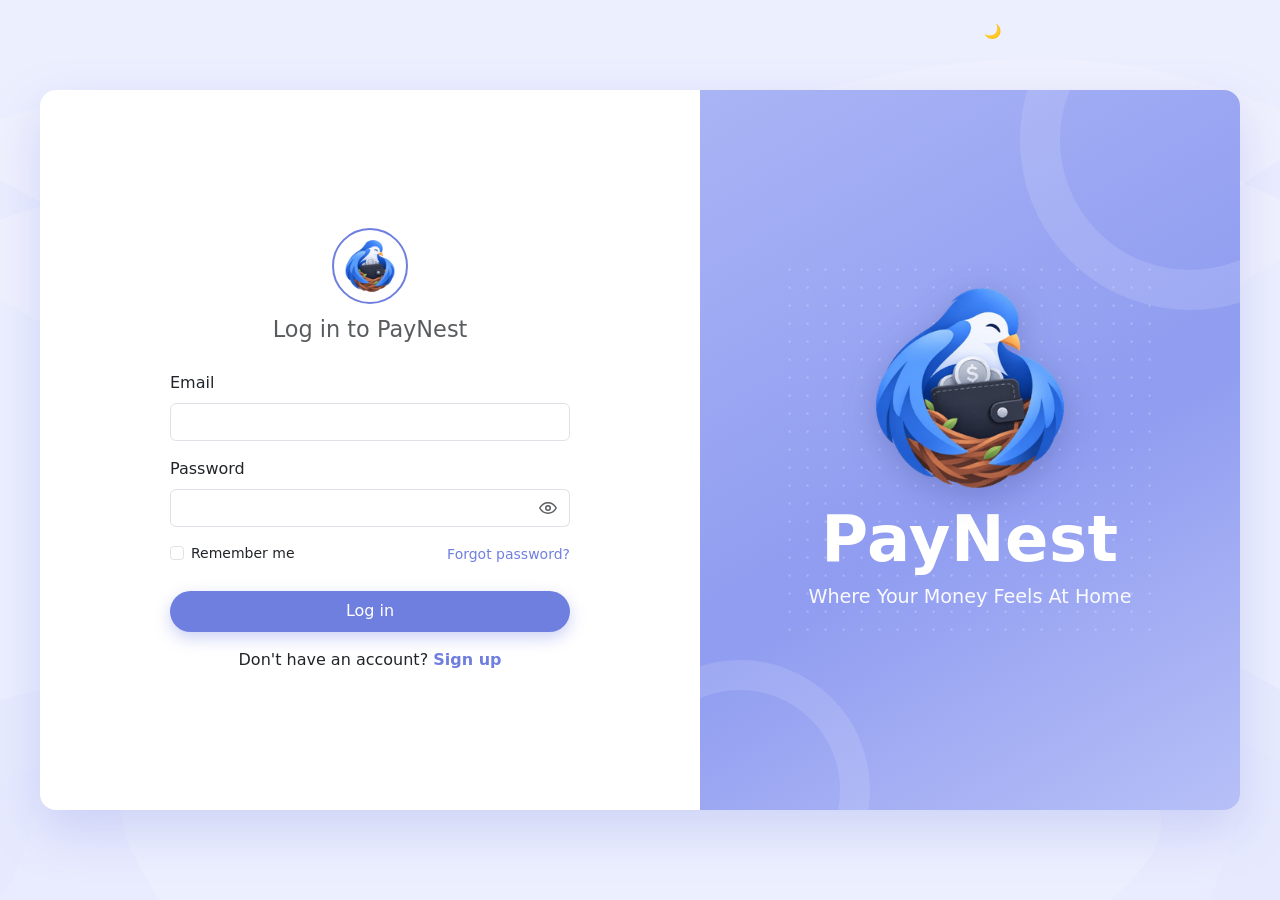
<file: src/main/resources/static/index.html>
<!doctype html>
<html lang="en" data-bs-theme="light">
<head>
    <meta charset="utf-8">
    <meta name="viewport" content="width=device-width, initial-scale=1">
    <title>PayNest</title>
    <link rel="icon" href="favicon.ico" sizes="any">
    <link rel="icon" type="image/png" href="img/logo.png">
    <link rel="apple-touch-icon" href="img/apple-touch-icon.png">
    <!-- Apply the saved theme before anything paints (no flash). -->
    <script>
        (function () {
            var t = null;
            try { t = localStorage.getItem('paynest.theme'); } catch (e) {}
            if (t !== 'light' && t !== 'dark') {
                t = window.matchMedia('(prefers-color-scheme: dark)').matches ? 'dark' : 'light';
            }
            document.documentElement.setAttribute('data-bs-theme', t);
        })();
    </script>
    <link rel="stylesheet"
          href="https://cdn.jsdelivr.net/npm/bootstrap@5.3.3/dist/css/bootstrap.min.css"
          integrity="sha384-QWTKZyjpPEjISv5WaRU9OFeRpok6YctnYmDr5pNlyT2bRjXh0JMhjY6hW+ALEwIH"
          crossorigin="anonymous">
    <link rel="stylesheet" href="css/app.css">
</head>
<body class="auth-body">
    <!-- mirrors the app navbar container so the toggle lands where it sits beside the account menu -->
    <div class="auth-theme-bar">
        <div class="container d-flex justify-content-end">
            <button type="button" class="btn btn-outline-secondary btn-sm auth-theme" data-theme-toggle
                    aria-label="Toggle light/dark theme" title="Toggle light/dark theme">
                <span class="theme-icon-light">☀️</span>
                <span class="theme-icon-dark">🌙</span>
            </button>
        </div>
    </div>

    <main class="auth-page">
        <svg class="auth-waves" aria-hidden="true" viewBox="0 0 1440 900" preserveAspectRatio="none">
            <path d="M0 120 C240 40 420 220 720 140 S1200 20 1440 110 V0 H0Z"/>
            <path d="M0 220 C300 120 520 320 820 220 S1260 120 1440 200 V0 H0Z"/>
            <path d="M0 300 C180 380 260 520 140 640 S60 820 0 900Z"/>
            <path d="M0 180 C260 300 380 480 240 620 S120 820 180 900 H0Z"/>
            <path d="M1440 260 C1240 360 1180 520 1300 640 S1400 820 1360 900 H1440Z"/>
            <path d="M1440 160 C1180 300 1100 500 1220 660 S1320 840 1250 900 H1440Z"/>
            <path d="M0 780 C260 700 520 860 800 780 S1240 680 1440 760 V900 H0Z"/>
            <path d="M0 700 C320 620 560 820 860 720 S1280 600 1440 690 V900 H0Z"/>
        </svg>
        <div class="auth-card">
        <div class="auth-left">
            <div class="auth-form-wrap">
                <div class="auth-logo"><img src="img/logo.png" alt="PayNest logo" width="64" height="64"></div>
                <div>
                    <div>
                        <div id="auth-alert" class="alert d-none" role="alert"></div>

                        <!-- Login panel -->
                        <section id="login-panel">
                            <h1 class="auth-title">Log in to PayNest</h1>
                            <form id="login-form" novalidate>
                                <div class="mb-3">
                                    <label for="login-email" class="form-label">Email</label>
                                    <input type="email" class="form-control" id="login-email" name="email"
                                           autocomplete="email" required>
                                    <div class="invalid-feedback"></div>
                                </div>
                                <div class="mb-3">
                                    <label for="login-password" class="form-label">Password</label>
                                    <div class="input-group has-validation">
                                        <input type="password" class="form-control" id="login-password" name="password"
                                               autocomplete="current-password" required>
                                        <button type="button" class="btn pw-toggle" data-pw-toggle aria-label="Show password" aria-pressed="false">
                                            <svg class="pw-eye" viewBox="0 0 24 24" width="18" height="18" aria-hidden="true"><path d="M1 12s4-7 11-7 11 7 11 7-4 7-11 7S1 12 1 12z"/><circle cx="12" cy="12" r="3"/></svg>
                                            <svg class="pw-eye-off" viewBox="0 0 24 24" width="18" height="18" aria-hidden="true"><path d="M17.94 17.94A10.07 10.07 0 0 1 12 19c-7 0-11-7-11-7a18.45 18.45 0 0 1 5.06-5.94M9.9 4.24A9.12 9.12 0 0 1 12 4c7 0 11 7 11 7a18.5 18.5 0 0 1-2.16 3.19M14.12 14.12a3 3 0 1 1-4.24-4.24M1 1l22 22"/></svg>
                                        </button>
                                        <div class="invalid-feedback"></div>
                                    </div>
                                </div>
                                <!-- Remember me / Forgot password: UI only until the backend supports them. -->
                                <div class="d-flex justify-content-between align-items-center mb-4 small">
                                    <div class="form-check mb-0">
                                        <input class="form-check-input" type="checkbox" id="login-remember" name="remember">
                                        <label class="form-check-label" for="login-remember">Remember me</label>
                                    </div>
                                    <a href="#" data-soon="Password reset">Forgot password?</a>
                                </div>
                                <button type="submit" class="btn btn-auth w-100">Log in</button>
                            </form>
                            <p class="text-center mt-3 mb-0">
                                Don't have an account? <a href="#signup" data-show="signup"><strong>Sign up</strong></a>
                            </p>
                        </section>

                        <!-- Signup panel -->
                        <section id="signup-panel" class="d-none">
                            <h1 class="auth-title">Sign up for PayNest</h1>
                            <form id="signup-form" novalidate>
                                <div class="row g-3 mb-3">
                                    <div class="col-sm-6">
                                        <label for="signup-firstName" class="form-label">First name</label>
                                        <input type="text" class="form-control" id="signup-firstName" name="firstName"
                                               autocomplete="given-name" maxlength="100" required>
                                        <div class="invalid-feedback"></div>
                                    </div>
                                    <div class="col-sm-6">
                                        <label for="signup-lastName" class="form-label">Last name</label>
                                        <input type="text" class="form-control" id="signup-lastName" name="lastName"
                                               autocomplete="family-name" maxlength="100" required>
                                        <div class="invalid-feedback"></div>
                                    </div>
                                </div>
                                <div class="mb-3">
                                    <label for="signup-email" class="form-label">Email</label>
                                    <input type="email" class="form-control" id="signup-email" name="email"
                                           autocomplete="email" required>
                                    <div class="invalid-feedback"></div>
                                </div>
                                <div class="mb-3">
                                    <label for="signup-password" class="form-label">Password</label>
                                    <div class="input-group has-validation">
                                        <input type="password" class="form-control" id="signup-password" name="password"
                                               autocomplete="new-password" minlength="8" maxlength="72" required
                                               aria-describedby="signup-password-help">
                                        <button type="button" class="btn pw-toggle" data-pw-toggle aria-label="Show password" aria-pressed="false">
                                            <svg class="pw-eye" viewBox="0 0 24 24" width="18" height="18" aria-hidden="true"><path d="M1 12s4-7 11-7 11 7 11 7-4 7-11 7S1 12 1 12z"/><circle cx="12" cy="12" r="3"/></svg>
                                            <svg class="pw-eye-off" viewBox="0 0 24 24" width="18" height="18" aria-hidden="true"><path d="M17.94 17.94A10.07 10.07 0 0 1 12 19c-7 0-11-7-11-7a18.45 18.45 0 0 1 5.06-5.94M9.9 4.24A9.12 9.12 0 0 1 12 4c7 0 11 7 11 7a18.5 18.5 0 0 1-2.16 3.19M14.12 14.12a3 3 0 1 1-4.24-4.24M1 1l22 22"/></svg>
                                        </button>
                                        <div class="invalid-feedback"></div>
                                    </div>
                                    <div id="signup-password-help" class="form-text">8 to 72 characters.</div>
                                </div>
                                <div class="mb-4">
                                    <label for="signup-image" class="form-label">Profile picture (optional)</label>
                                    <!-- Disabled: CreateUserRequest has no image field yet (plan §9 Q1). -->
                                    <input type="file" class="form-control" id="signup-image" accept="image/*" disabled
                                           aria-describedby="signup-image-help">
                                    <div id="signup-image-help" class="form-text">Coming soon.</div>
                                </div>
                                <button type="submit" class="btn btn-auth w-100">Create account</button>
                            </form>
                            <p class="text-center mt-3 mb-0">
                                Already have an account? <a href="#login" data-show="login"><strong>Log in</strong></a>
                            </p>
                        </section>
                    </div>
                </div>
            </div>
        </div>
        <div class="auth-right" aria-hidden="true">
            <div class="auth-hero">
                <div class="auth-hero-logo"><img src="img/logo.png" alt="" width="200" height="200"></div>
                <div class="auth-hero-title">PayNest</div>
                <div class="auth-hero-tag">Where Your Money Feels At Home</div>
            </div>
        </div>
        </div>
    </main>

    <script src="https://cdn.jsdelivr.net/npm/bootstrap@5.3.3/dist/js/bootstrap.bundle.min.js"
            integrity="sha384-YvpcrYf0tY3lHB60NNkmXc5s9fDVZLESaAA55NDzOxhy9GkcIdslK1eN7N6jIeHz"
            crossorigin="anonymous"></script>
    <script src="js/api.js"></script>
    <script src="js/ui.js"></script>
    <script src="js/auth.js"></script>
</body>
</html>
</file>
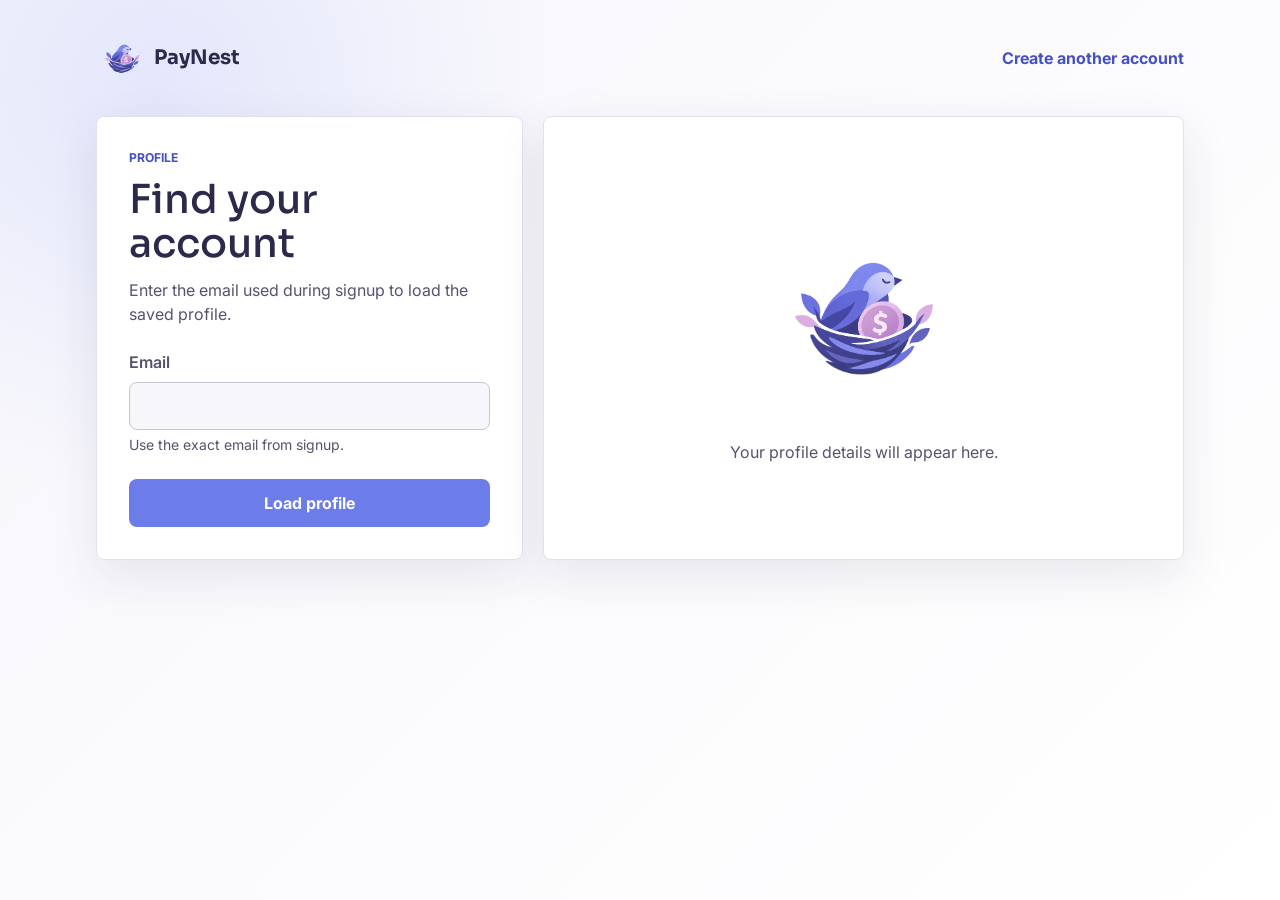
<file: src/main/resources/static/profile.html>
<!doctype html>
<html lang="en" data-theme="light">
<head>
    <meta charset="utf-8">
    <meta name="viewport" content="width=device-width, initial-scale=1">
    <title>PayNest | Profile</title>
    <link rel="preconnect" href="https://fonts.googleapis.com">
    <link rel="preconnect" href="https://fonts.gstatic.com" crossorigin>
    <link href="https://fonts.googleapis.com/css2?family=Inter:wght@400;500;600;700&family=Sora:wght@600;700&display=swap"
          rel="stylesheet">
    <link href="https://cdn.jsdelivr.net/npm/bootstrap@5.3.8/dist/css/bootstrap.min.css" rel="stylesheet">
    <link rel="stylesheet" href="css/theme.css">
    <style>
        html,
        body {
            min-height: 100%;
        }

        body {
            margin: 0;
            background:
                    radial-gradient(circle at 12% 10%, var(--pw-blue-100), transparent 25rem),
                    linear-gradient(135deg, var(--cloud), var(--paper));
            color: var(--ink);
            font-family: var(--font-body);
        }

        .profile-page {
            min-height: 100vh;
            padding: 2rem clamp(1rem, 4vw, 4rem);
        }

        .topbar {
            display: flex;
            align-items: center;
            justify-content: space-between;
            gap: 1rem;
            max-width: 68rem;
            margin: 0 auto 2rem;
        }

        .brand-row {
            display: flex;
            align-items: center;
            gap: 0.35rem;
        }

        .brand-mark {
            width: 3.25rem;
            height: 3.25rem;
            object-fit: cover;
            display: block;
        }

        .brand-name {
            margin: 0;
            color: var(--ink);
            font-family: var(--font-display);
            font-size: 1.25rem;
            font-weight: 700;
            letter-spacing: 0;
        }

        .signup-link {
            color: var(--pw-blue-700);
            font-weight: 700;
            text-decoration: none;
        }

        .signup-link:hover {
            color: var(--pw-blue-500);
            text-decoration: underline;
        }

        .profile-shell {
            width: min(100%, 68rem);
            margin: 0 auto;
            display: grid;
            grid-template-columns: minmax(17rem, 0.8fr) minmax(24rem, 1.2fr);
            gap: 1.25rem;
            align-items: stretch;
        }

        .panel {
            background: var(--paper);
            border: 1px solid var(--line);
            border-radius: 0.5rem;
            box-shadow: 0 1rem 3rem rgba(53, 53, 74, 0.1);
        }

        .lookup-panel,
        .details-panel {
            padding: clamp(1.25rem, 3vw, 2rem);
        }

        .eyebrow {
            margin-bottom: 0.65rem;
            color: var(--pw-blue-700);
            font-size: 0.76rem;
            font-weight: 700;
            letter-spacing: 0;
            text-transform: uppercase;
        }

        h1 {
            margin-bottom: 0.65rem;
            color: var(--ink);
            font-family: var(--font-display);
            font-size: clamp(1.85rem, 4vw, 2.5rem);
            line-height: 1.12;
            letter-spacing: 0;
        }

        .muted-text,
        .form-text,
        .empty-text {
            color: var(--ink-soft);
        }

        .form-label {
            color: var(--ink-soft);
            font-weight: 600;
        }

        .form-control {
            min-height: 3rem;
            color: var(--ink);
            background-color: var(--cloud);
            border-color: var(--pw-ash-300);
            border-radius: 0.5rem;
        }

        .form-control:focus {
            background-color: var(--paper);
            border-color: var(--pw-blue-500);
            box-shadow: 0 0 0 0.2rem var(--pw-blue-100);
        }

        .btn-primary-paynest {
            min-height: 3rem;
            border: 0;
            border-radius: 0.5rem;
            background: var(--pw-blue-500);
            color: var(--paper);
            font-weight: 700;
        }

        .btn-primary-paynest:hover,
        .btn-primary-paynest:focus {
            background: var(--pw-blue-700);
            color: var(--paper);
        }

        .avatar {
            width: 6.5rem;
            height: 6.5rem;
            border-radius: 50%;
            display: grid;
            place-items: center;
            margin-bottom: 1.25rem;
            background: var(--pw-blue-100);
            color: var(--pw-blue-700);
            font-family: var(--font-display);
            font-size: 2rem;
            font-weight: 700;
        }

        .profile-name {
            margin: 0;
            color: var(--ink);
            font-family: var(--font-display);
            font-size: clamp(1.5rem, 3vw, 2rem);
            letter-spacing: 0;
        }

        .username-badge {
            display: inline-flex;
            align-items: center;
            min-height: 2rem;
            margin-top: 0.75rem;
            padding: 0.25rem 0.65rem;
            border-radius: 999px;
            background: var(--pw-pink-100);
            color: var(--pw-pink-900);
            font-weight: 700;
        }

        .detail-list {
            margin: 2rem 0 0;
            display: grid;
            gap: 0.85rem;
        }

        .detail-row {
            display: flex;
            justify-content: space-between;
            gap: 1rem;
            padding-bottom: 0.85rem;
            border-bottom: 1px solid var(--line);
        }

        .detail-row:last-child {
            border-bottom: 0;
            padding-bottom: 0;
        }

        .detail-label {
            color: var(--ink-soft);
            font-weight: 600;
        }

        .detail-value {
            color: var(--ink);
            font-weight: 700;
            text-align: right;
            overflow-wrap: anywhere;
        }

        .feedback {
            display: none;
            margin-top: 1rem;
            padding: 0.85rem 1rem;
            border-radius: 0.5rem;
            font-weight: 600;
        }

        .feedback.error {
            display: block;
            background: var(--coral-bg);
            color: var(--coral);
        }

        .feedback.success {
            display: block;
            background: var(--mint-bg);
            color: var(--mint);
        }

        .profile-empty {
            min-height: 100%;
            display: grid;
            place-items: center;
            text-align: center;
            padding: 3rem 1rem;
        }

        .profile-empty img {
            width: min(55%, 13rem);
            margin-bottom: 1.25rem;
        }

        .hidden {
            display: none;
        }

        @media (max-width: 900px) {
            .profile-shell {
                grid-template-columns: 1fr;
            }

            .topbar {
                align-items: flex-start;
                flex-direction: column;
            }
        }
    </style>
</head>
<body>
<main class="profile-page">
    <nav class="topbar" aria-label="Profile navigation">
        <div class="brand-row">
            <img class="brand-mark" src="public/paynest-logo.png" alt="" aria-hidden="true">
            <p class="brand-name">PayNest</p>
        </div>
        <a class="signup-link" href="signup.html">Create another account</a>
    </nav>

    <div class="profile-shell">
        <section class="panel lookup-panel" aria-labelledby="lookup-title">
            <p class="eyebrow">Profile</p>
            <h1 id="lookup-title">Find your account</h1>
            <p class="muted-text mb-4">Enter the email used during signup to load the saved profile.</p>

            <form id="profileLookupForm">
                <label for="profileEmail" class="form-label">Email</label>
                <input type="email" class="form-control" id="profileEmail" name="email"
                       autocomplete="email" required>
                <div class="form-text">Use the exact email from signup.</div>
                <button type="submit" class="btn btn-primary-paynest w-100 mt-4">Load profile</button>
            </form>

            <div id="profileFeedback" class="feedback" role="status"></div>
        </section>

        <section class="panel details-panel" aria-labelledby="profile-title">
            <div id="emptyProfile" class="profile-empty">
                <div>
                    <img src="public/paynest-logo.png" alt="">
                    <p class="empty-text mb-0">Your profile details will appear here.</p>
                </div>
            </div>

            <article id="profileDetails" class="hidden">
                <div class="avatar" id="avatarInitials" aria-hidden="true">PN</div>
                <p class="eyebrow">Account details</p>
                <h2 id="profile-title" class="profile-name"></h2>
                <div class="username-badge" id="profileUsername"></div>

                <div class="detail-list">
                    <div class="detail-row">
                        <span class="detail-label">First name</span>
                        <span class="detail-value" id="profileFirstName"></span>
                    </div>
                    <div class="detail-row">
                        <span class="detail-label">Last name</span>
                        <span class="detail-value" id="profileLastName"></span>
                    </div>
                    <div class="detail-row">
                        <span class="detail-label">Email</span>
                        <span class="detail-value" id="profileEmailValue"></span>
                    </div>
                    <div class="detail-row">
                        <span class="detail-label">Image</span>
                        <span class="detail-value" id="profileImageValue"></span>
                    </div>
                </div>
            </article>
        </section>
    </div>
</main>

<script>
    const lookupForm = document.querySelector("#profileLookupForm");
    const emailInput = document.querySelector("#profileEmail");
    const feedback = document.querySelector("#profileFeedback");
    const emptyProfile = document.querySelector("#emptyProfile");
    const profileDetails = document.querySelector("#profileDetails");
    const loadButton = lookupForm.querySelector('button[type="submit"]');

    function showFeedback(message, type) {
        feedback.textContent = message;
        feedback.className = `feedback ${type}`;
    }

    function clearFeedback() {
        feedback.textContent = "";
        feedback.className = "feedback";
    }

    function getInitials(user) {
        return `${user.firstName.charAt(0)}${user.lastName.charAt(0)}`.toUpperCase();
    }

    function showProfile(user) {
        document.querySelector("#avatarInitials").textContent = getInitials(user);
        document.querySelector("#profile-title").textContent = `${user.firstName} ${user.lastName}`;
        document.querySelector("#profileUsername").textContent = user.username;
        document.querySelector("#profileFirstName").textContent = user.firstName;
        document.querySelector("#profileLastName").textContent = user.lastName;
        document.querySelector("#profileEmailValue").textContent = user.email;
        document.querySelector("#profileImageValue").textContent = user.image || "No image set";

        emptyProfile.classList.add("hidden");
        profileDetails.classList.remove("hidden");
    }

    async function loadProfile(event) {
        event.preventDefault();

        if (!lookupForm.checkValidity()) {
            lookupForm.reportValidity();
            return;
        }

        clearFeedback();
        loadButton.disabled = true;
        loadButton.textContent = "Loading profile...";

        try {
            const email = emailInput.value.trim();
            const response = await fetch(`/users/${encodeURIComponent(email)}`);

            if (!response.ok) {
                profileDetails.classList.add("hidden");
                emptyProfile.classList.remove("hidden");
                showFeedback("No profile found for that email.", "error");
                return;
            }

            const user = await response.json();
            showProfile(user);
            showFeedback("Profile loaded.", "success");
        } catch (error) {
            showFeedback("Cannot reach PayNest right now. Make sure the server is running.", "error");
        } finally {
            loadButton.disabled = false;
            loadButton.textContent = "Load profile";
        }
    }

    function loadEmailFromUrl() {
        const params = new URLSearchParams(window.location.search);
        const email = params.get("email");

        if (email) {
            emailInput.value = email;
            lookupForm.requestSubmit();
        }
    }

    lookupForm.addEventListener("submit", loadProfile);
    loadEmailFromUrl();
</script>
</body>
</html>
</file>
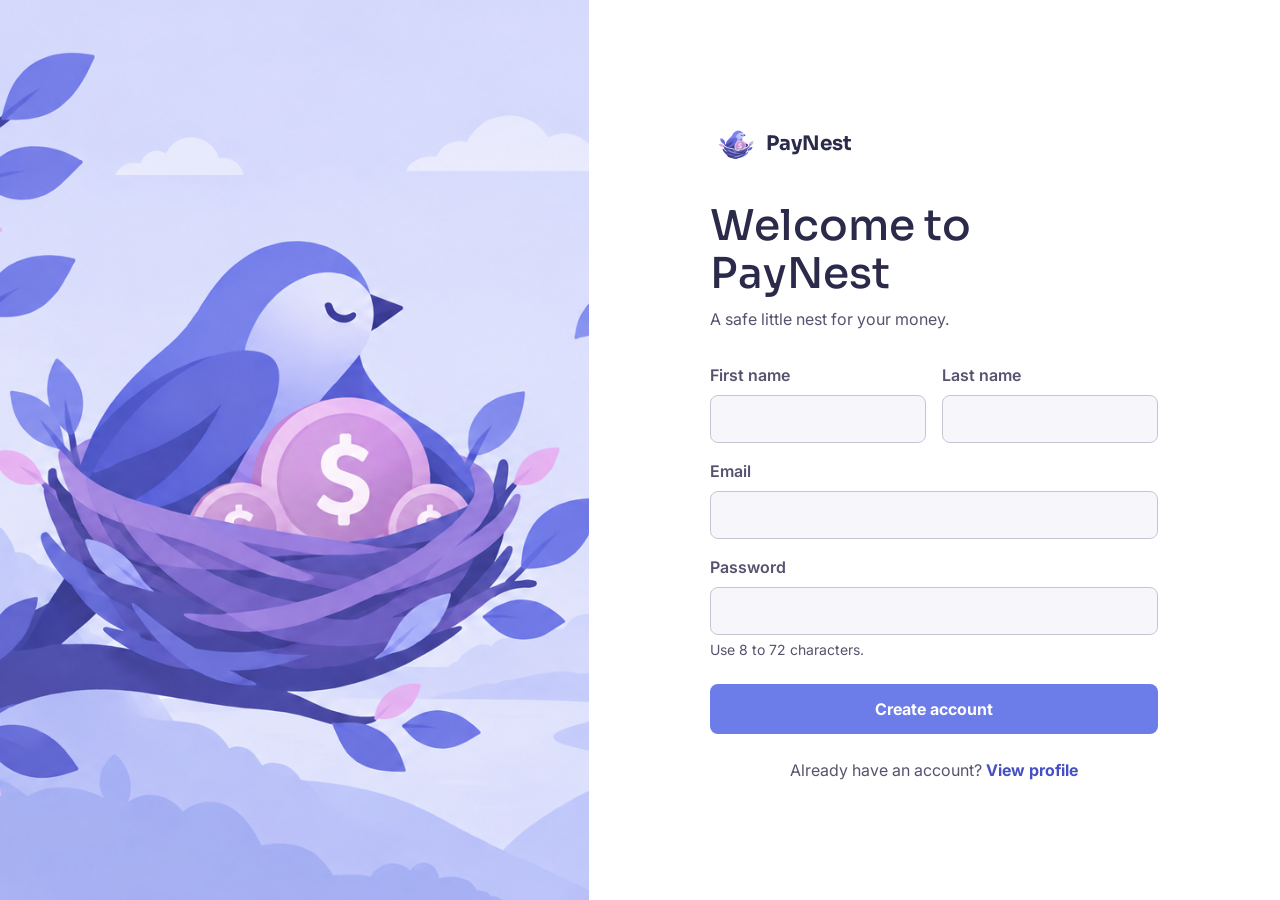
<file: src/main/resources/static/signup.html>
<!doctype html>
<html lang="en" data-theme="light">
<head>
    <meta charset="utf-8">
    <meta name="viewport" content="width=device-width, initial-scale=1">
    <title>PayNest | Sign Up</title>
    <link rel="preconnect" href="https://fonts.googleapis.com">
    <link rel="preconnect" href="https://fonts.gstatic.com" crossorigin>
    <link href="https://fonts.googleapis.com/css2?family=Inter:wght@400;500;600;700&family=Sora:wght@600;700&display=swap"
          rel="stylesheet">
    <link href="https://cdn.jsdelivr.net/npm/bootstrap@5.3.8/dist/css/bootstrap.min.css" rel="stylesheet">
    <link rel="stylesheet" href="css/theme.css">
    <style>
        html,
        body {
            min-height: 100%;
        }

        body {
            margin: 0;
            background: var(--cloud);
            color: var(--ink);
            font-family: var(--font-body);
        }

        .signup-page {
            min-height: 100vh;
            display: grid;
            grid-template-columns: minmax(22rem, 0.92fr) minmax(28rem, 1.08fr);
            background: var(--paper);
        }

        .visual-panel {
            position: relative;
            min-height: 100vh;
            overflow: hidden;
            background: var(--paper);
        }

        .visual-panel img {
            width: 100%;
            height: 100%;
            min-height: 100vh;
            object-fit: cover;
            object-position: center;
            display: block;
        }

        .form-panel {
            min-height: 100vh;
            background-color: var(--paper);
            display: flex;
            align-items: center;
            justify-content: center;
            padding: 3rem clamp(1.5rem, 5vw, 5.5rem);
        }

        .signup-content {
            width: min(100%, 28rem);
        }

        .brand-row {
            display: flex;
            align-items: center;
            gap: 0.25rem;
            margin-bottom: 2rem;
        }

        .brand-mark {
            width: 3.25rem;
            height: 3.25rem;
            object-fit: cover;
            display: block;
        }

        .brand-name {
            margin: 0;
            color: var(--ink);
            font-family: var(--font-display);
            font-size: 1.25rem;
            font-weight: 700;
            letter-spacing: 0;
        }

        h1 {
            margin-bottom: 0.65rem;
            color: var(--ink);
            font-family: var(--font-display);
            font-size: clamp(2rem, 4vw, 2.65rem);
            line-height: 1.12;
            letter-spacing: 0;
        }

        .intro-text,
        .form-text,
        .signin-copy {
            color: var(--ink-soft);
        }

        .intro-text {
            margin-bottom: 2rem;
            font-size: 1rem;
        }

        .form-label {
            color: var(--ink-soft);
            font-weight: 600;
        }

        .form-control {
            min-height: 3rem;
            color: var(--ink);
            background-color: var(--cloud);
            border-color: var(--pw-ash-300);
            border-radius: 0.5rem;
        }

        .form-control:focus {
            background-color: var(--paper);
            border-color: var(--pw-blue-500);
            box-shadow: 0 0 0 0.2rem var(--pw-blue-100);
        }

        .btn-primary-paynest {
            min-height: 3.1rem;
            border: 0;
            border-radius: 0.5rem;
            background: var(--pw-blue-500);
            color: var(--paper);
            font-weight: 700;
        }

        .btn-primary-paynest:hover,
        .btn-primary-paynest:focus {
            background: var(--pw-blue-700);
            color: var(--paper);
        }

        .signin-link {
            color: var(--pw-blue-700);
            font-weight: 700;
            text-decoration: none;
        }

        .signin-link:hover {
            color: var(--pw-blue-500);
            text-decoration: underline;
        }

        @media (max-width: 991.98px) {
            .signup-page {
                grid-template-columns: 1fr;
            }

            .visual-panel {
                min-height: 18rem;
            }

            .visual-panel img {
                min-height: 18rem;
                max-height: 28rem;
            }

            .form-panel {
                min-height: auto;
                padding-block: 2.5rem;
            }

            .brand-row {
                margin-bottom: 2rem;
            }
        }
    </style>
</head>
<body>
<main class="signup-page">
    <section class="visual-panel" aria-label="PayNest illustration">
        <img src="public/paynest-split-screen.png" alt="A blue bird protecting coins in a nest">
    </section>

    <section class="form-panel" aria-labelledby="signup-title">
        <div class="signup-content">
            <div class="brand-row">
                <img class="brand-mark" src="public/paynest-logo.png" alt="" aria-hidden="true">
                <p class="brand-name">PayNest</p>
            </div>

            <h1 id="signup-title">Welcome to PayNest</h1>
            <p class="intro-text">A safe little nest for your money.</p>

            <form>
                <div class="row g-3">
                    <div class="col-sm-6">
                        <label for="firstName" class="form-label">First name</label>
                        <input type="text" class="form-control" id="firstName" name="firstName"
                               autocomplete="given-name" required>
                    </div>

                    <div class="col-sm-6">
                        <label for="lastName" class="form-label">Last name</label>
                        <input type="text" class="form-control" id="lastName" name="lastName"
                               autocomplete="family-name" required>
                    </div>

                    <div class="col-12">
                        <label for="email" class="form-label">Email</label>
                        <input type="email" class="form-control" id="email" name="email" autocomplete="email" required>
                    </div>

                    <div class="col-12">
                        <label for="password" class="form-label">Password</label>
                        <input type="password" class="form-control" id="password" name="password"
                               autocomplete="new-password" minlength="8" maxlength="72" required>
                        <div class="form-text">Use 8 to 72 characters.</div>
                    </div>

<!--                    <div class="col-12">-->
<!--                        <label for="image" class="form-label">Profile image</label>-->
<!--                        <input type="file" class="form-control" id="image" name="image" accept="image/*">-->
<!--                    </div>-->
                </div>

                <button type="submit" class="btn btn-primary-paynest w-100 mt-4">Create account</button>
            </form>

            <p class="signin-copy mt-4 mb-0 text-center">
                Already have an account?
                <a class="signin-link" href="profile.html">View profile</a>
            </p>
        </div>
    </section>
</main>
<script src="js/signup.js"></script>
</body>
</html>
</file>
<file: src/main/resources/static/css/theme.css>
/* =========================================================
   PayNest — theme.css
   Periwinkle color system (Blue / Ash / Pink) + neutrals
   and semantic status colors.

   Usage: import this file once, globally.
     @import "./theme.css";
   or in an HTML head:
     <link rel="stylesheet" href="theme.css">

   Every color is a CSS custom property, so components
   reference them as var(--token-name) rather than hardcoding
   hex values. See PALETTE.md for what to use where.
   ========================================================= */

:root {
  /* ---------- Periwinkle Blue ----------
     Primary brand. Actions, links, focus rings, primary buttons. */
  --pw-blue-900: #22245C;
  --pw-blue-700: #4550C4;
  --pw-blue-500: #6C7CE8; /* primary */
  --pw-blue-300: #A6B0F2;
  --pw-blue-100: #E4E7FC;

  /* ---------- Periwinkle Ash ----------
     Secondary UI. Borders, dividers, muted/disabled states,
     secondary text and buttons. */
  --pw-ash-900: #35354A;
  --pw-ash-700: #5C5B75;
  --pw-ash-500: #9796AE;
  --pw-ash-300: #C5C4D3;
  --pw-ash-100: #ECEBF2;

  /* ---------- Periwinkle Pink ----------
     Highlights. Badges, tags, celebratory or promotional
     moments. Used sparingly. */
  --pw-pink-900: #7A3F72;
  --pw-pink-700: #B472A8;
  --pw-pink-500: #D9A8D4;
  --pw-pink-300: #EBCDE8;
  --pw-pink-100: #F8ECF6;

  /* ---------- Neutrals ---------- */
  --ink: #2B2A4A;        /* headings, primary text */
  --ink-soft: #55536E;   /* secondary/body text */
  --cloud: #F7F6FB;      /* app/page background */
  --paper: #FFFFFF;      /* card/surface background */
  --line: #E3E1EE;       /* hairline borders, dividers */

  /* ---------- Status (deliberately outside the periwinkle
     family, so money states are never ambiguous) ---------- */
  --mint: #3FAE83;       /* success — money received, transfer OK */
  --mint-bg: #E4F5EC;
  --coral: #E2645C;      /* error — failed transfer, validation error */
  --coral-bg: #FCE7E5;
  --amber: #D69A3C;      /* warning/pending — scheduled, processing */
  --amber-bg: #FBF0DD;

  /* ---------- Typography (optional, matches the palette page) ---------- */
  --font-display: 'Sora', sans-serif;
  --font-body: 'Inter', sans-serif;
  --font-mono: 'JetBrains Mono', monospace;
}

/* ---------- Dark mode ----------
   Overrides the neutral surfaces only; brand and status
   tokens stay the same so components don't need separate
   dark-mode variants for color, only for background/text. */
@media (prefers-color-scheme: dark) {
  :root:not([data-theme="light"]) {
    --cloud: #1B1A2E;
    --paper: #24233C;
    --ink: #EDEBFA;
    --ink-soft: #B4B2CC;
    --line: #34324E;
  }
}

/* Force light or dark regardless of system setting by setting
   data-theme="light" or data-theme="dark" on <html> or <body>. */
:root[data-theme="dark"] {
  --cloud: #1B1A2E;
  --paper: #24233C;
  --ink: #EDEBFA;
  --ink-soft: #B4B2CC;
  --line: #34324E;
}
</file>
<file: src/main/resources/static/css/app.css>
/*
 * PayNest — only what Bootstrap 5.3 cannot do.
 * Colours come from Bootstrap variables so data-bs-theme swaps them;
 * never hardcode a hex here.
 */

/* Money: digits line up in columns. */
.money,
.table td.amount {
    font-variant-numeric: tabular-nums;
    white-space: nowrap;
}

/* The balance is the number users re-read: largest type on the page. */
.balance {
    font-size: clamp(2rem, 6vw, 3rem);
    font-weight: 600;
    line-height: 1.1;
}

/* Coloured text on the page background uses the *-text-emphasis family,
   which is the one that changes in dark mode. Always paired with a sign. */
.amount-in  { color: var(--bs-success-text-emphasis); }
.amount-out { color: var(--bs-danger-text-emphasis); }

/* Theme toggle: show the icon for the theme you would switch to. */
[data-bs-theme="light"] .theme-icon-light,
[data-bs-theme="dark"]  .theme-icon-dark { display: none; }

/* Navbar avatar: initials in a circle, or the profile picture when set. */
.avatar {
    display: inline-flex;
    align-items: center;
    justify-content: center;
    width: 2.25rem;
    height: 2.25rem;
    border-radius: 50%;
    overflow: hidden;
    background-color: var(--bs-primary-bg-subtle);
    color: var(--bs-primary-text-emphasis);
    font-weight: 600;
    font-size: .875rem;
}
.avatar img { width: 100%; height: 100%; object-fit: cover; }

/* Manage categories: a name keeps a readable width before the buttons wrap. */
.cat-name { min-width: 9rem; flex-basis: 9rem; }

/* ---------- Dashboard (app.html): same periwinkle palette as auth ---------- */
.dash-body {
    --dash-accent: #6f7fe0;
    --dash-on-accent: #fff;
    --dash-bg: #f7f8fe;
    --dash-card: #ffffff;
    --dash-panel: linear-gradient(150deg, #a9b4f5 0%, #8f9cf0 55%, #b7c0f7 100%);
    background: var(--dash-bg);
    min-height: 100vh;
}
[data-bs-theme="dark"] .dash-body {
    --dash-accent: #aab4ff;
    --dash-on-accent: #000;
    --dash-bg: #14162a;
    --dash-card: #1b1e33;
    --dash-panel: linear-gradient(150deg, #5d68b8 0%, #4a549e 55%, #6a75c4 100%);
}
.dash-nav { background: var(--dash-card); box-shadow: 0 1px 8px rgba(60, 70, 140, .08); }
.dash-card { background: var(--dash-card); border: 0; border-radius: 1rem; box-shadow: 0 4px 20px rgba(60, 70, 140, .08); }
.dash-card .table { --bs-table-bg: transparent; }
.dash-info dt { font-weight: 500; color: var(--bs-secondary-color); }
.btn-dash {
    --bs-btn-bg: var(--dash-accent); --bs-btn-color: var(--dash-on-accent); --bs-btn-border-color: var(--dash-accent);
    --bs-btn-hover-bg: var(--dash-accent); --bs-btn-hover-color: var(--dash-on-accent); --bs-btn-hover-border-color: var(--dash-accent);
    --bs-btn-active-bg: var(--dash-accent); --bs-btn-active-color: var(--dash-on-accent); --bs-btn-active-border-color: var(--dash-accent);
    --bs-btn-disabled-bg: var(--dash-accent); --bs-btn-disabled-color: var(--dash-on-accent); --bs-btn-disabled-border-color: var(--dash-accent);
}
.btn-dash:hover, .btn-dash:focus-visible { filter: brightness(1.08); }
.btn-dash-outline {
    --bs-btn-color: var(--dash-accent); --bs-btn-border-color: var(--dash-accent);
    --bs-btn-hover-bg: var(--dash-accent); --bs-btn-hover-color: var(--dash-on-accent); --bs-btn-hover-border-color: var(--dash-accent);
    --bs-btn-active-bg: var(--dash-accent); --bs-btn-active-color: var(--dash-on-accent); --bs-btn-active-border-color: var(--dash-accent);
    --bs-btn-disabled-color: var(--dash-accent); --bs-btn-disabled-border-color: var(--dash-accent);
}
.min-w-0 { min-width: 0; }
.pay-card .pay-card-num { margin: .5rem 0; }
.avatar-lg { width: 6rem; height: 6rem; font-size: 2rem; flex-shrink: 0; }
.pay-card {
    background: var(--dash-panel); color: #fff; border-radius: .9rem;
    padding: 1.1rem 1.25rem; aspect-ratio: 1.586; max-width: 24rem; width: 100%;
    display: flex; flex-direction: column; justify-content: space-between;
    box-shadow: 0 8px 24px rgba(80, 92, 190, .3);
}
.pay-card-num { font-size: 1.15rem; letter-spacing: .12em; }
.pay-card-label { font-size: .65rem; text-transform: uppercase; letter-spacing: .08em; opacity: .8; }
.pay-card-cur { font-size: .75rem; font-weight: 600; padding: .1rem .5rem; border-radius: 999px; background: rgba(255, 255, 255, .25); }

/* ---------- Auth (login / signup) page ---------- */
.auth-body {
    --auth-accent: #6f7fe0;
    --auth-on-accent: #fff;
    --auth-bg: #f7f8fe;
    --auth-blob: #e7eafd;
    --auth-blob2: #dce0fc;
    --auth-card: #ffffff;
    --auth-panel: linear-gradient(150deg, #a9b4f5 0%, #8f9cf0 55%, #b7c0f7 100%);
    background: var(--auth-bg);
    min-height: 100vh;
    overflow-x: hidden;
}
[data-bs-theme="dark"] .auth-body {
    --auth-accent: #aab4ff;
    --auth-on-accent: #000;
    --auth-bg: #14162a;
    --auth-blob: #1e2240;
    --auth-blob2: #262b52;
    --auth-card: #1b1e33;
    --auth-panel: linear-gradient(150deg, #5d68b8 0%, #4a549e 55%, #6a75c4 100%);
}
.auth-theme-bar { position: fixed; top: 0; left: 0; right: 0; z-index: 10; padding-top: 15.5px; pointer-events: none; }
.auth-theme { pointer-events: auto; margin-right: 188px; }
@media (max-width: 575.98px) { .auth-theme { margin-right: 44px; } }
.auth-page {
    position: relative; min-height: 100vh; overflow: hidden;
    display: flex; align-items: center; justify-content: center; padding: 3rem 1rem;
}
/* very light layered wavy bands on all sides */
.auth-waves { position: absolute; inset: 0; width: 100%; height: 100%; pointer-events: none; }
.auth-waves path { fill: var(--auth-blob); opacity: .35; }
.auth-waves path:nth-child(even) { fill: var(--auth-blob2); opacity: .3; }
.auth-card {
    position: relative; z-index: 1; display: flex; width: 100%; max-width: 1200px; min-height: min(720px, 85vh);
    background: var(--auth-card); border-radius: 1rem; overflow: hidden;
    box-shadow: 0 20px 50px rgba(111, 127, 224, .25);
}
.auth-left {
    flex: 0 0 55%; display: flex; align-items: center; justify-content: center; padding: 3rem 2rem;
}
.auth-form-wrap { width: 100%; max-width: 400px; }
.auth-logo {
    width: 76px; height: 76px; margin: 0 auto .75rem; border-radius: 50%;
    display: flex; align-items: center; justify-content: center;
    border: 2px solid var(--auth-accent); background: var(--auth-card);
}
.auth-logo img { width: 52px; height: 52px; }
.auth-title {
    font-size: 1.4rem; font-weight: 400; text-align: center;
    color: var(--bs-secondary-color); margin-bottom: 1.75rem;
}
.auth-body .form-control:focus { border-color: var(--auth-accent); box-shadow: 0 0 0 .2rem rgba(111, 127, 224, .2); }
.auth-body .form-check-input:checked { background-color: var(--auth-accent); border-color: var(--auth-accent); }
.auth-body a { color: var(--auth-accent); text-decoration: none; }
.auth-body a:hover { text-decoration: underline; }
.btn-auth {
    --bs-btn-bg: var(--auth-accent); --bs-btn-color: var(--auth-on-accent);
    --bs-btn-hover-bg: var(--auth-accent); --bs-btn-hover-color: var(--auth-on-accent);
    --bs-btn-active-bg: var(--auth-accent); --bs-btn-active-color: var(--auth-on-accent);
    --bs-btn-disabled-bg: var(--auth-accent); --bs-btn-disabled-color: var(--auth-on-accent);
    border: 0;
    border-radius: 999px; padding: .55rem 1rem;
    box-shadow: 0 6px 16px rgba(111, 127, 224, .35);
}
.btn-auth:hover, .btn-auth:focus { color: var(--auth-on-accent); filter: brightness(1.08); }
.auth-right {
    flex: 0 0 45%; position: relative; overflow: hidden;
    display: flex; align-items: center; justify-content: center;
    background: var(--auth-panel);
}
/* decorative rings and dots so the panel isn't a flat colour */
.auth-right::before, .auth-right::after {
    content: ""; position: absolute; border-radius: 50%;
    border: 40px solid rgba(255, 255, 255, .12);
}
.auth-right::before { width: 340px; height: 340px; top: -120px; right: -120px; }
.auth-right::after { width: 260px; height: 260px; bottom: -110px; left: -90px; border-width: 30px; }
.auth-hero {
    position: relative; text-align: center; color: #fff; padding: 2rem;
    background-image: radial-gradient(rgba(255, 255, 255, .25) 1.5px, transparent 1.5px);
    background-size: 18px 18px; background-position: center;
}
.auth-hero-logo {
    display: inline-block; margin-bottom: 1rem;
    filter: drop-shadow(0 8px 16px rgba(40, 50, 120, .25));
}
.auth-hero-title { font-size: clamp(2.5rem, 5vw, 4.25rem); font-weight: 700; line-height: 1.1; letter-spacing: .5px; }
.auth-hero-tag { font-size: 1.2rem; opacity: .95; margin-top: .5rem; }
@media (max-width: 767.98px) {
    .auth-page { padding-top: 4rem; }
    .auth-card { flex-direction: column-reverse; min-height: 0; }
    .auth-left, .auth-right { flex-basis: auto; }
    .auth-left { padding: 2rem 1.25rem; }
    .auth-hero { padding: 2rem 1rem; }
    .auth-hero-logo img { width: 104px; height: 104px; }
}
.pw-toggle {
    border: var(--bs-border-width) solid var(--bs-border-color); border-left: 0;
    background: var(--bs-body-bg); color: var(--bs-secondary-color); display: flex; align-items: center;
}
.pw-toggle:hover, .pw-toggle:focus-visible { color: var(--auth-accent); background: var(--bs-body-bg); }
.pw-toggle svg { fill: none; stroke: currentColor; stroke-width: 2; stroke-linecap: round; stroke-linejoin: round; }
.pw-toggle .pw-eye-off, .pw-toggle[aria-pressed="true"] .pw-eye { display: none; }
.pw-toggle[aria-pressed="true"] .pw-eye-off { display: inline; }
.auth-body .input-group > .form-control:focus { border-right: 0; }
.auth-body .input-group > .form-control.is-invalid ~ .pw-toggle { border-color: var(--bs-form-invalid-border-color); }
/* icon-only theme toggle: no border, no hover colour, grows slightly on hover */
[data-theme-toggle], [data-theme-toggle]:hover, [data-theme-toggle]:focus, [data-theme-toggle]:active {
    border-color: transparent !important; background: transparent !important; box-shadow: none !important;
}
[data-theme-toggle] { transition: transform .15s ease; }
[data-theme-toggle]:hover, [data-theme-toggle]:focus-visible { transform: scale(1.15); }
</file>
